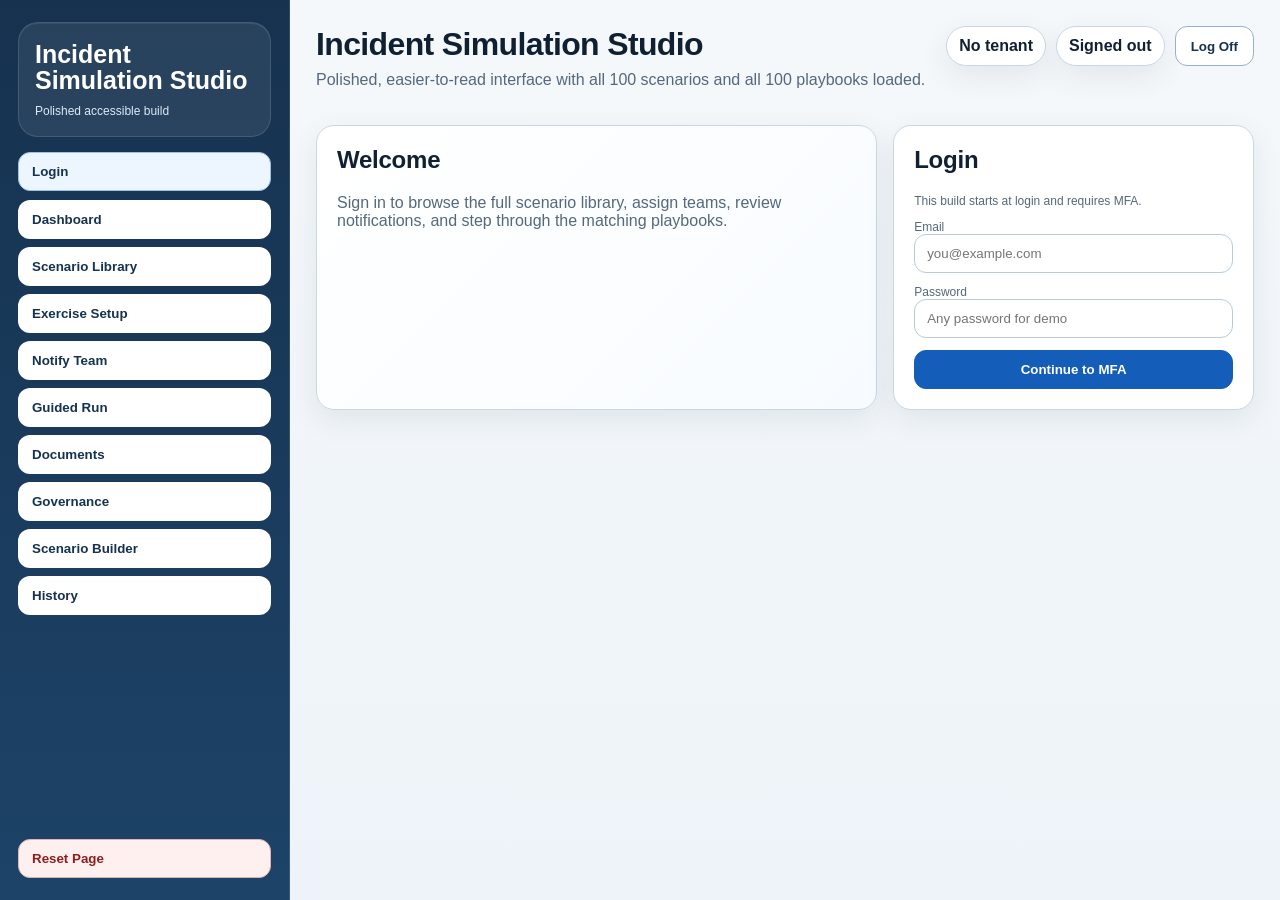
<file: index.html>
<!DOCTYPE html>
<html lang="en">
<head>
  <meta charset="UTF-8" />
  <meta name="viewport" content="width=device-width, initial-scale=1.0" />
  <title>Incident Simulation Studio</title>
  <link rel="stylesheet" href="styles.css?v=20260324b" />
</head>
<body>
  <div id="app">
    <aside class="sidebar">
      <div class="brand-wrap">
        <div class="brand">Incident<br>Simulation Studio</div>
        <div class="subbrand">Polished accessible build</div>
      </div>
      <nav>
        <button type="button" class="nav-btn active" data-tab="login">Login</button>
        <button type="button" class="nav-btn" data-tab="dashboard">Dashboard</button>
        <button type="button" class="nav-btn" data-tab="library">Scenario Library</button>
        <button type="button" class="nav-btn" data-tab="setup">Exercise Setup</button>
        <button type="button" class="nav-btn" data-tab="notify">Notify Team</button>
        <button type="button" class="nav-btn" data-tab="run">Guided Run</button>
        <button type="button" class="nav-btn" data-tab="documents">Documents</button>
        <button type="button" class="nav-btn" data-tab="governance">Governance</button>
        <button type="button" class="nav-btn" data-tab="builder">Scenario Builder</button>
        <button type="button" class="nav-btn" data-tab="history">History</button>
      </nav>
      <div class="sidebar-footer">
        <button type="button" id="resetBtn" class="nav-btn danger">Reset Page</button>
      </div>
    </aside>

    <main class="main">
      <header class="topbar">
        <div>
          <h1>Incident Simulation Studio</h1>
          <p class="muted">Polished, easier-to-read interface with all 100 scenarios and all 100 playbooks loaded.</p>
        </div>
        <div class="top-actions">
          <span id="tenantBadge" class="badge">No tenant</span>
          <span id="userBadge" class="badge">Signed out</span>
          <button type="button" id="logoutBtn" class="btn secondary">Log Off</button>
        </div>
      </header>

      <section id="loginTab" class="tab active"></section>
      <section id="dashboardTab" class="tab"></section>
      <section id="libraryTab" class="tab"></section>
      <section id="setupTab" class="tab"></section>
      <section id="notifyTab" class="tab"></section>
      <section id="runTab" class="tab"></section>
      <section id="documentsTab" class="tab"></section>
      <section id="governanceTab" class="tab"></section>
      <section id="builderTab" class="tab"></section>
      <section id="historyTab" class="tab"></section>
    </main>
  </div>
  <script src="app.js?v=20260324b"></script>
</body>
</html>
</file>
<file: styles.css>
:root{
  --bg:#eef4f8;
  --panel:#ffffff;
  --panel-soft:#f7fafc;
  --sidebar:#16324f;
  --sidebar-2:#1d4368;
  --border:#c8d7e6;
  --text:#122033;
  --muted:#56687b;
  --primary:#145db8;
  --primary-soft:#e8f0fb;
  --success:#1f7a3f;
  --warning:#8a5a00;
  --warning-bg:#fff5dd;
  --danger:#8b1e1e;
  --danger-bg:#fff0f0;
  --shadow:0 10px 30px rgba(18,32,51,.08);
  --radius:18px;
}
*{box-sizing:border-box}
body{
  margin:0;
  font-family:Arial,Helvetica,sans-serif;
  background:linear-gradient(180deg,#f5f8fb 0%,#edf3f8 100%);
  color:var(--text);
}
#app{
  display:grid;
  grid-template-columns:290px 1fr;
  min-height:100vh;
}
.sidebar{
  background:linear-gradient(180deg,var(--sidebar) 0%,var(--sidebar-2) 100%);
  color:#fff;
  padding:22px 18px;
  display:flex;
  flex-direction:column;
  gap:16px;
  border-right:1px solid rgba(255,255,255,.12);
}
.brand-wrap{
  background:rgba(255,255,255,.08);
  border:1px solid rgba(255,255,255,.12);
  border-radius:20px;
  padding:18px 16px;
  box-shadow:inset 0 1px 0 rgba(255,255,255,.08);
}
.brand{
  font-size:25px;
  font-weight:800;
  line-height:1.05;
  color:#fff;
}
.subbrand{
  margin-top:10px;
  font-size:12px;
  color:#dce9f7;
}
.sidebar nav{
  display:grid;
  gap:8px;
}
.sidebar-footer{
  margin-top:auto;
}
.nav-btn{
  width:100%;
  text-align:left;
  padding:11px 13px;
  border-radius:12px;
  border:1px solid transparent;
  background:#fff;
  color:var(--sidebar);
  cursor:pointer;
  font-weight:700;
  transition:.18s ease;
}
.nav-btn.active,.nav-btn:hover{
  border-color:#9ec1ea;
  background:#edf5ff;
  transform:translateY(-1px);
}
.nav-btn.danger{
  background:var(--danger-bg);
  color:var(--danger);
  border-color:#e4b2b2;
}
.main{
  padding:26px;
}
.topbar{
  display:flex;
  justify-content:space-between;
  align-items:flex-start;
  gap:18px;
  margin-bottom:20px;
}
h1{
  margin:0;
  color:#102033;
  letter-spacing:-.02em;
}
.muted{
  color:var(--muted);
  margin-top:8px;
}
.top-actions{
  display:flex;
  gap:10px;
  flex-wrap:wrap;
}
.badge{
  padding:10px 12px;
  border-radius:999px;
  background:var(--panel);
  border:1px solid var(--border);
  color:var(--text);
  font-weight:700;
  box-shadow:var(--shadow);
}
.tab{display:none}
.tab.active{display:block}
.card{
  background:var(--panel);
  border:1px solid var(--border);
  border-radius:var(--radius);
  padding:20px;
  margin-bottom:16px;
  box-shadow:var(--shadow);
}
.card h2,.card h3{
  margin-top:0;
  letter-spacing:-.01em;
}
.grid{display:grid;gap:16px}
.g2{grid-template-columns:repeat(2,minmax(0,1fr))}
.g3{grid-template-columns:repeat(3,minmax(0,1fr))}
.g4{grid-template-columns:repeat(4,minmax(0,1fr))}
.input,.select,.textarea{
  width:100%;
  padding:11px 12px;
  border-radius:12px;
  border:1px solid #b9cadb;
  background:#fff;
  color:var(--text);
  outline:none;
}
.input:focus,.select:focus,.textarea:focus{
  border-color:#77a8e5;
  box-shadow:0 0 0 4px rgba(20,93,184,.12);
}
.textarea{
  min-height:120px;
  resize:vertical;
}
.btn{
  padding:11px 15px;
  border-radius:12px;
  border:1px solid #99b0c8;
  background:#fff;
  color:var(--sidebar);
  cursor:pointer;
  font-weight:800;
  transition:.18s ease;
}
.btn:hover{transform:translateY(-1px)}
.btn.primary{
  background:var(--primary);
  border-color:var(--primary);
  color:#fff;
}
.btn.secondary{
  background:#fff;
  color:var(--sidebar);
}
.btn.warn{
  background:var(--warning-bg);
  border-color:#dec27c;
  color:var(--warning);
}
.row{
  display:flex;
  gap:10px;
  align-items:center;
  flex-wrap:wrap;
}
.stack{display:grid;gap:12px}
.small{
  font-size:12px;
  color:var(--muted);
}
.notice,.ok,.warn{
  padding:13px 14px;
  border-radius:14px;
}
.notice{
  background:#eef5fd;
  border:1px solid #a9c6e7;
  color:#16324f;
}
.warn{
  background:var(--warning-bg);
  border:1px solid #dec27c;
  color:var(--warning);
}
.ok{
  background:#ebf8ef;
  border:1px solid #aad0b5;
  color:var(--success);
}
.table-wrap{
  overflow:auto;
  border-radius:14px;
  border:1px solid var(--border);
}
table{
  width:100%;
  border-collapse:collapse;
  background:#fff;
}
th,td{
  border-bottom:1px solid var(--border);
  padding:11px 12px;
  text-align:left;
  vertical-align:top;
}
th{
  background:#eef4fa;
  color:#15324f;
  position:sticky;
  top:0;
}
tr:hover td{
  background:#fafcff;
}
.badge-link{
  display:inline-block;
  padding:7px 10px;
  border-radius:999px;
  border:1px solid #99b8da;
  background:#edf5ff;
  color:#114b88;
  cursor:pointer;
  margin:3px;
  font-weight:700;
}
.metric{
  font-size:32px;
  font-weight:900;
  color:#102033;
  letter-spacing:-.03em;
}
.hero{
  display:grid;
  grid-template-columns:1.4fr .9fr;
  gap:16px;
}
.hero-panel{
  background:linear-gradient(135deg,#ffffff 0%,#f7fbff 100%);
}
.split{
  display:grid;
  grid-template-columns:1fr 1fr 1fr;
  gap:16px;
}
.task-card{
  padding:14px;
  border-radius:14px;
  border:1px solid var(--border);
  background:var(--panel-soft);
}
.task-card strong{
  color:#122033;
}
.callout{
  border-left:5px solid var(--primary);
}
.search-wrap{
  display:flex;
  gap:10px;
  align-items:center;
  flex-wrap:wrap;
}
@media(max-width:1100px){
  .split,.g2,.g3,.g4,.hero{grid-template-columns:1fr}
  #app{grid-template-columns:1fr}
  .sidebar{position:relative}
}

label.small input[type="checkbox"]{margin-right:6px}
</file>
